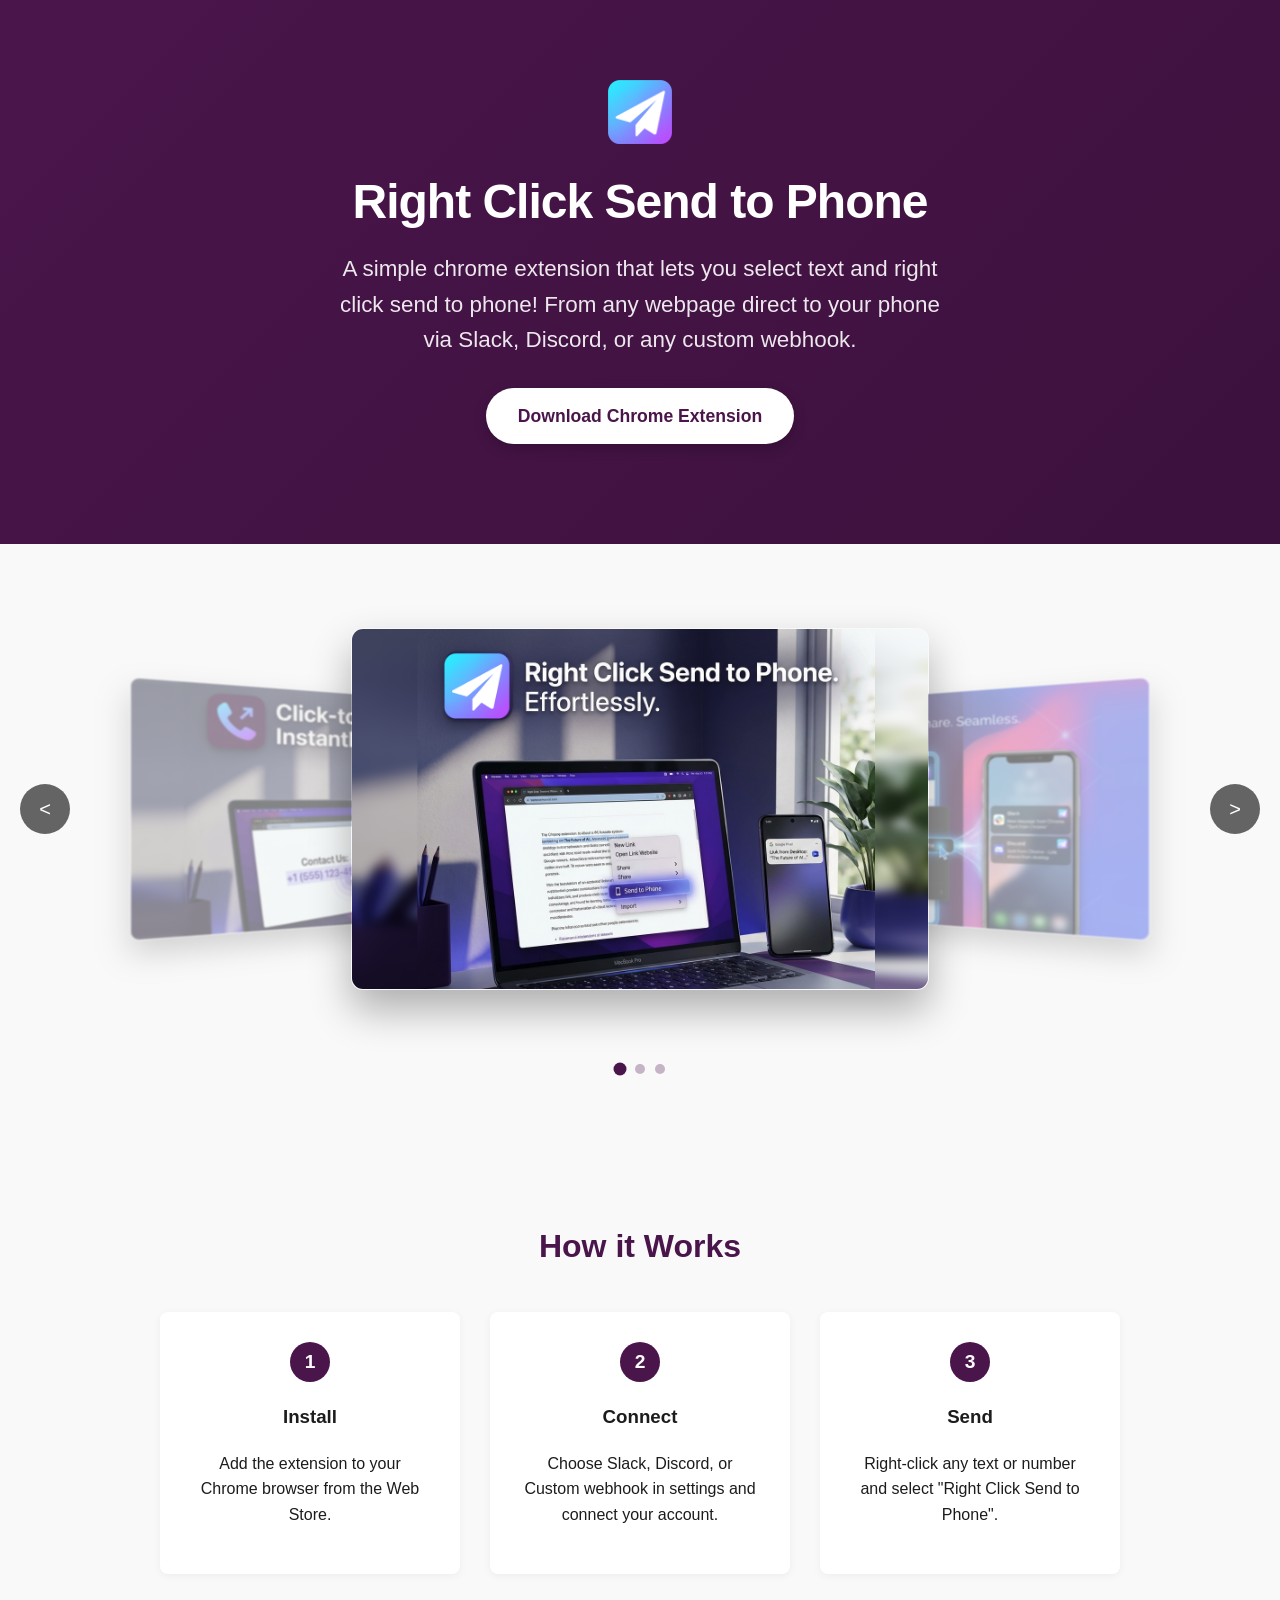
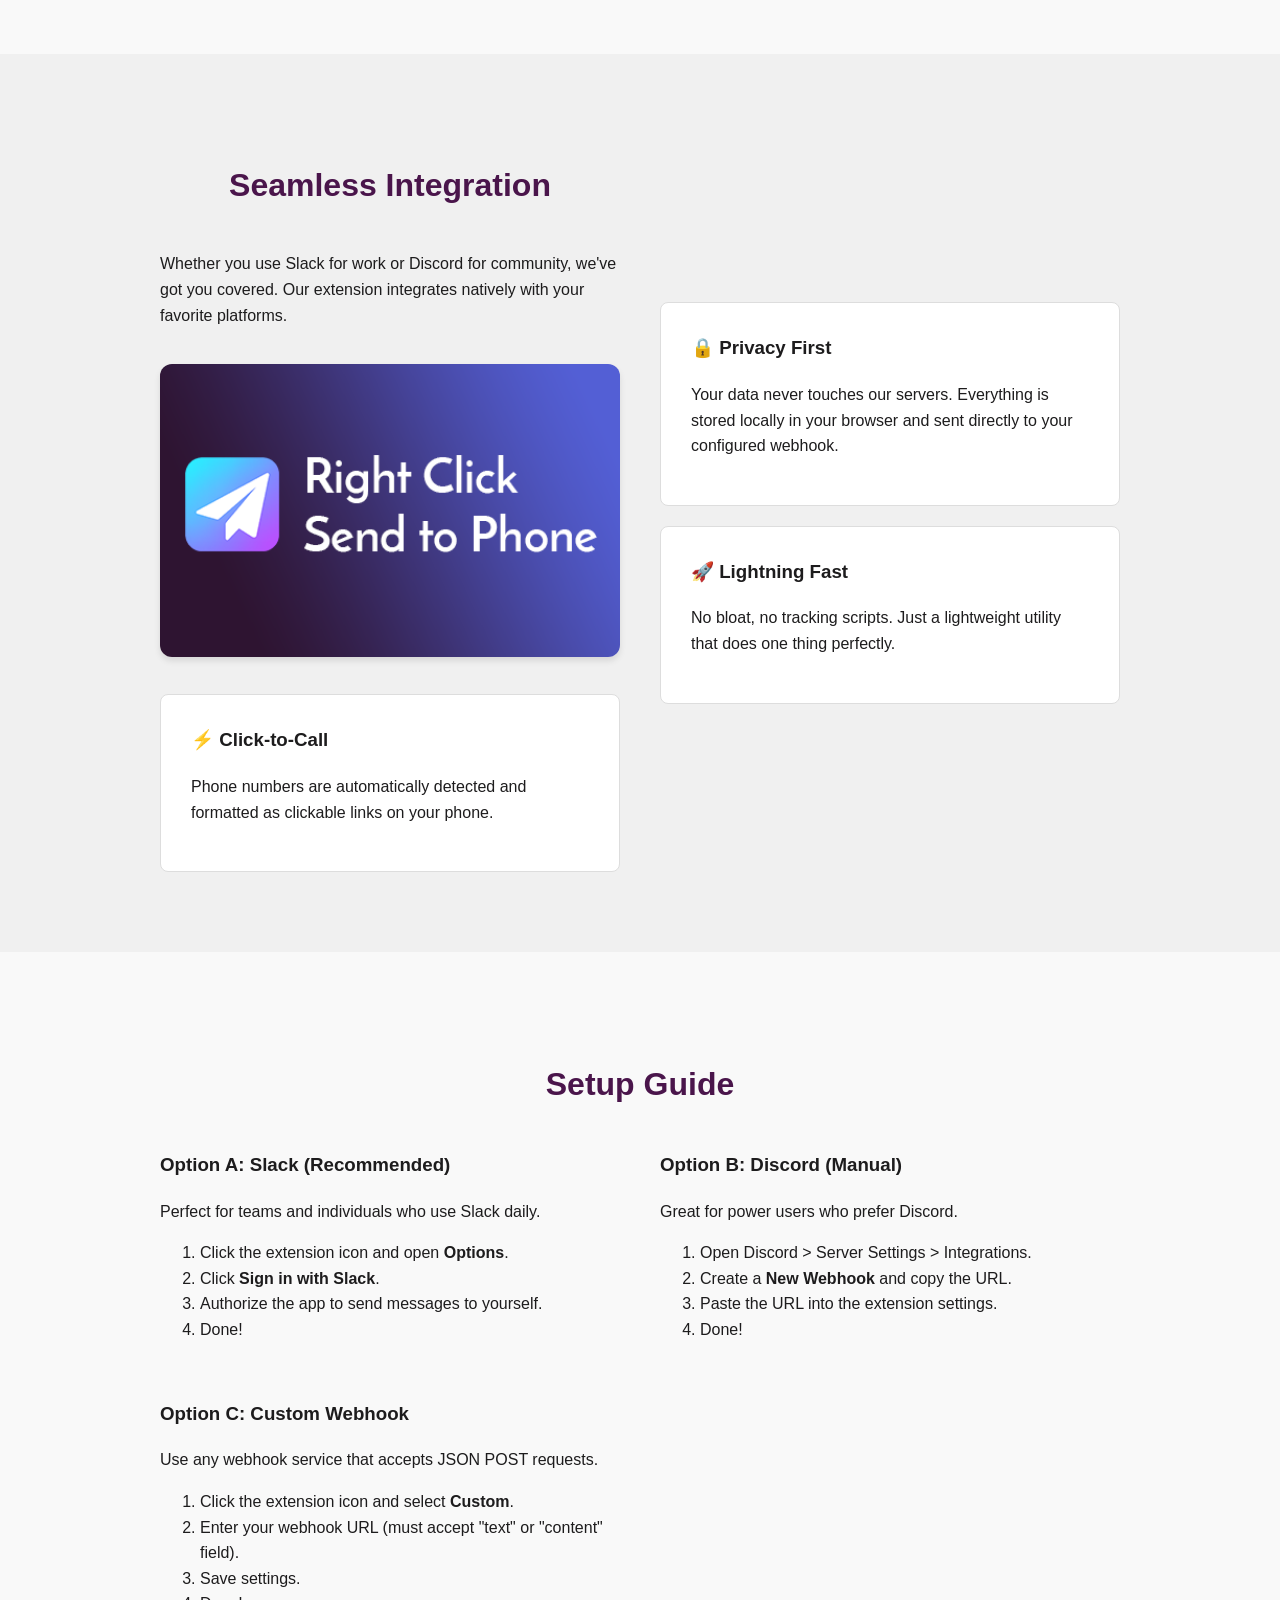
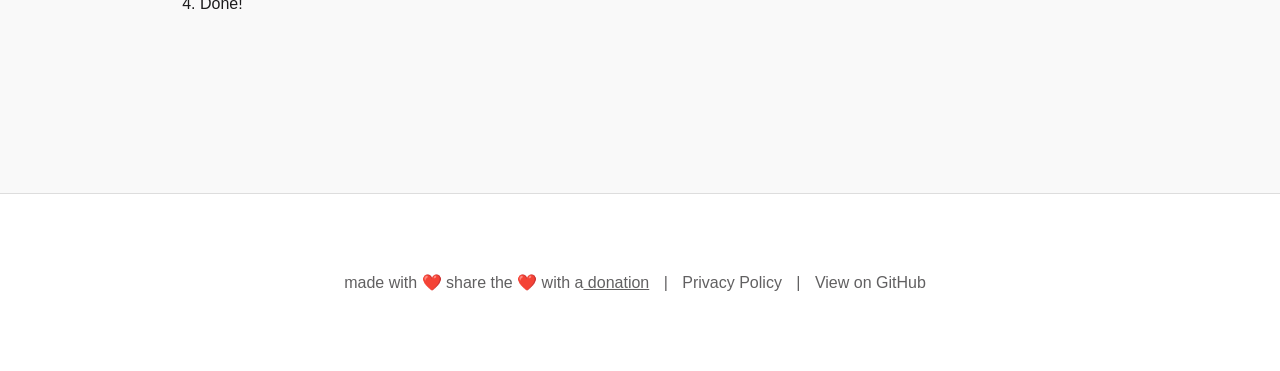
<file: docs/index.html>
<!DOCTYPE html>
<html lang="en">

<head>
  <meta charset="UTF-8">
  <meta name="viewport" content="width=device-width, initial-scale=1.0">
  <title>Right Click Send to Phone - Chrome Extension To Make Your Life Easier</title>
  <link rel="stylesheet" href="styles.css">
  <link rel="icon" type="image/png" href="icon.png">
</head>

<body>
  <header>
    <div class="container">
      <div class="logo-container">
        <img src="icon.png" alt="Logo" width="64" height="64">
      </div>
      <h1>Right Click Send to Phone</h1>
      <p>A simple chrome extension that lets you select text and right click send to phone! From any webpage direct to your phone via Slack, Discord, or any custom webhook.</p>

      <a href="https://chromewebstore.google.com/detail/right-click-send-to-phone/emckbbdmimagjgcckfofapkoicilncbo" target="_blank" class="btn" style="margin-bottom: 40px;">Download Chrome Extension</a>
    </div>
  </header>

  <div class="carousel-container">
    <div class="carousel-track">
      <div class="carousel-slide">
        <img src="promo_mockup.png" alt="Right Click Send to Phone Demo">
      </div>
      <div class="carousel-slide">
        <img src="store_hero_notifications.png" alt="Slack and Discord Notifications">
      </div>
      <div class="carousel-slide">
        <img src="click_to_call_feature.png" alt="Click to Call Feature">
      </div>
    </div>
    <button class="carousel-btn prev-btn" aria-label="Previous slide">&lt;</button>
    <button class="carousel-btn next-btn" aria-label="Next slide">&gt;</button>
    <div class="carousel-dots"></div>
  </div>

  <main>
    <section id="how-it-works">
      <div class="container">
        <h2>How it Works</h2>
        <div class="steps">
          <div class="step">
            <div class="step-number">1</div>
            <h3>Install</h3>
            <p>Add the extension to your Chrome browser from the Web Store.</p>
          </div>
          <div class="step">
            <div class="step-number">2</div>
            <h3>Connect</h3>
            <p>Choose Slack, Discord, or Custom webhook in settings and connect your account.</p>
          </div>
          <div class="step">
            <div class="step-number">3</div>
            <h3>Send</h3>
            <p>Right-click any text or number and select "Right Click Send to Phone".</p>
          </div>
        </div>
      </div>
    </section>

    <section id="features">
      <div class="container">
        <div class="feature-grid">
          <div>
            <h2>Seamless Integration</h2>
            <p>Whether you use Slack for work or Discord for community, we've got you covered. Our extension integrates natively with your favorite platforms.</p>
            <img src="small_promo_tile.png" alt="Seamless Integration" style="width:100%; border-radius:12px; margin-top: 20px; margin-bottom: 10px; box-shadow: 0 4px 6px rgba(0,0,0,0.1);">
            <div class="feature-card" style="margin-top: 20px;">
              <h3>⚡ Click-to-Call</h3>
              <p>Phone numbers are automatically detected and formatted as clickable links on your phone.</p>
            </div>
          </div>
          <div>
            <div class="feature-card">
              <h3>🔒 Privacy First</h3>
              <p>Your data never touches our servers. Everything is stored locally in your browser and sent directly to your configured webhook.</p>
            </div>
            <div class="feature-card" style="margin-top: 20px;">
              <h3>🚀 Lightning Fast</h3>
              <p>No bloat, no tracking scripts. Just a lightweight utility that does one thing perfectly.</p>
            </div>
          </div>
        </div>
      </div>
    </section>

    <section id="setup-guide">
      <div class="container">
        <h2>Setup Guide</h2>

        <div class="feature-grid">
          <div>
            <h3>Option A: Slack (Recommended)</h3>
            <p>Perfect for teams and individuals who use Slack daily.</p>
            <ol>
              <li>Click the extension icon and open <strong>Options</strong>.</li>
              <li>Click <strong>Sign in with Slack</strong>.</li>
              <li>Authorize the app to send messages to yourself.</li>
              <li>Done!</li>
            </ol>
          </div>
          <div>
            <h3>Option B: Discord (Manual)</h3>
            <p>Great for power users who prefer Discord.</p>
            <ol>
              <li>Open Discord > Server Settings > Integrations.</li>
              <li>Create a <strong>New Webhook</strong> and copy the URL.</li>
              <li>Paste the URL into the extension settings.</li>
              <li>Done!</li>
            </ol>
          </div>
          <div>
            <h3>Option C: Custom Webhook</h3>
            <p>Use any webhook service that accepts JSON POST requests.</p>
            <ol>
              <li>Click the extension icon and select <strong>Custom</strong>.</li>
              <li>Enter your webhook URL (must accept "text" or "content" field).</li>
              <li>Save settings.</li>
              <li>Done!</li>
            </ol>
          </div>
        </div>
      </div>
    </section>
  </main>

  <footer>
    <div class="container">
      <p>made with ❤️ share the ❤️ with a<a href="https://www.paypal.com/donate/?hosted_button_id=9VFG2KJ8HW6EW" style="text-decoration: underline;margin-left:0;" target="_blank"> donation</a> | <a href="privacy.html">Privacy Policy</a> | <a href="https://github.com/jatacid/right-click-send-to-phone" target="_blank">View on GitHub</a></p>
    </div>
  </footer>
  <script>
    document.addEventListener('DOMContentLoaded', function () {
      const track = document.querySelector('.carousel-track');
      const slides = Array.from(track.children);
      const nextButton = document.querySelector('.next-btn');
      const prevButton = document.querySelector('.prev-btn');
      const dotsContainer = document.querySelector('.carousel-dots');

      let currentSlideIndex = 0;

      // Create dots
      slides.forEach((_, index) => {
        const dot = document.createElement('div');
        dot.classList.add('dot');
        if (index === 0) dot.classList.add('active');
        dot.addEventListener('click', () => moveToSlide(index));
        dotsContainer.appendChild(dot);
      });

      const dots = Array.from(dotsContainer.children);

      function updateDots(index) {
        dots.forEach(dot => dot.classList.remove('active'));
        dots[index].classList.add('active');
      }

      function updateSlidePositions() {
        slides.forEach((slide, index) => {
          slide.classList.remove('active', 'prev', 'next', 'hidden');

          if (index === currentSlideIndex) {
            slide.classList.add('active');
          } else if (index === (currentSlideIndex - 1 + slides.length) % slides.length) {
            slide.classList.add('prev');
          } else if (index === (currentSlideIndex + 1) % slides.length) {
            slide.classList.add('next');
          } else {
            slide.classList.add('hidden');
          }
        });
      }

      function moveToSlide(index) {
        currentSlideIndex = index;
        updateSlidePositions();
        updateDots(index);
      }

      nextButton.addEventListener('click', () => {
        currentSlideIndex = (currentSlideIndex + 1) % slides.length;
        moveToSlide(currentSlideIndex);
      });

      prevButton.addEventListener('click', () => {
        currentSlideIndex = (currentSlideIndex - 1 + slides.length) % slides.length;
        moveToSlide(currentSlideIndex);
      });

      // Initialize positions
      updateSlidePositions();

      // Auto-advance (optional)
      setInterval(() => {
        currentSlideIndex = (currentSlideIndex + 1) % slides.length;
        moveToSlide(currentSlideIndex);
      }, 5000);
    });
  </script>
</body>

</html>
</file>
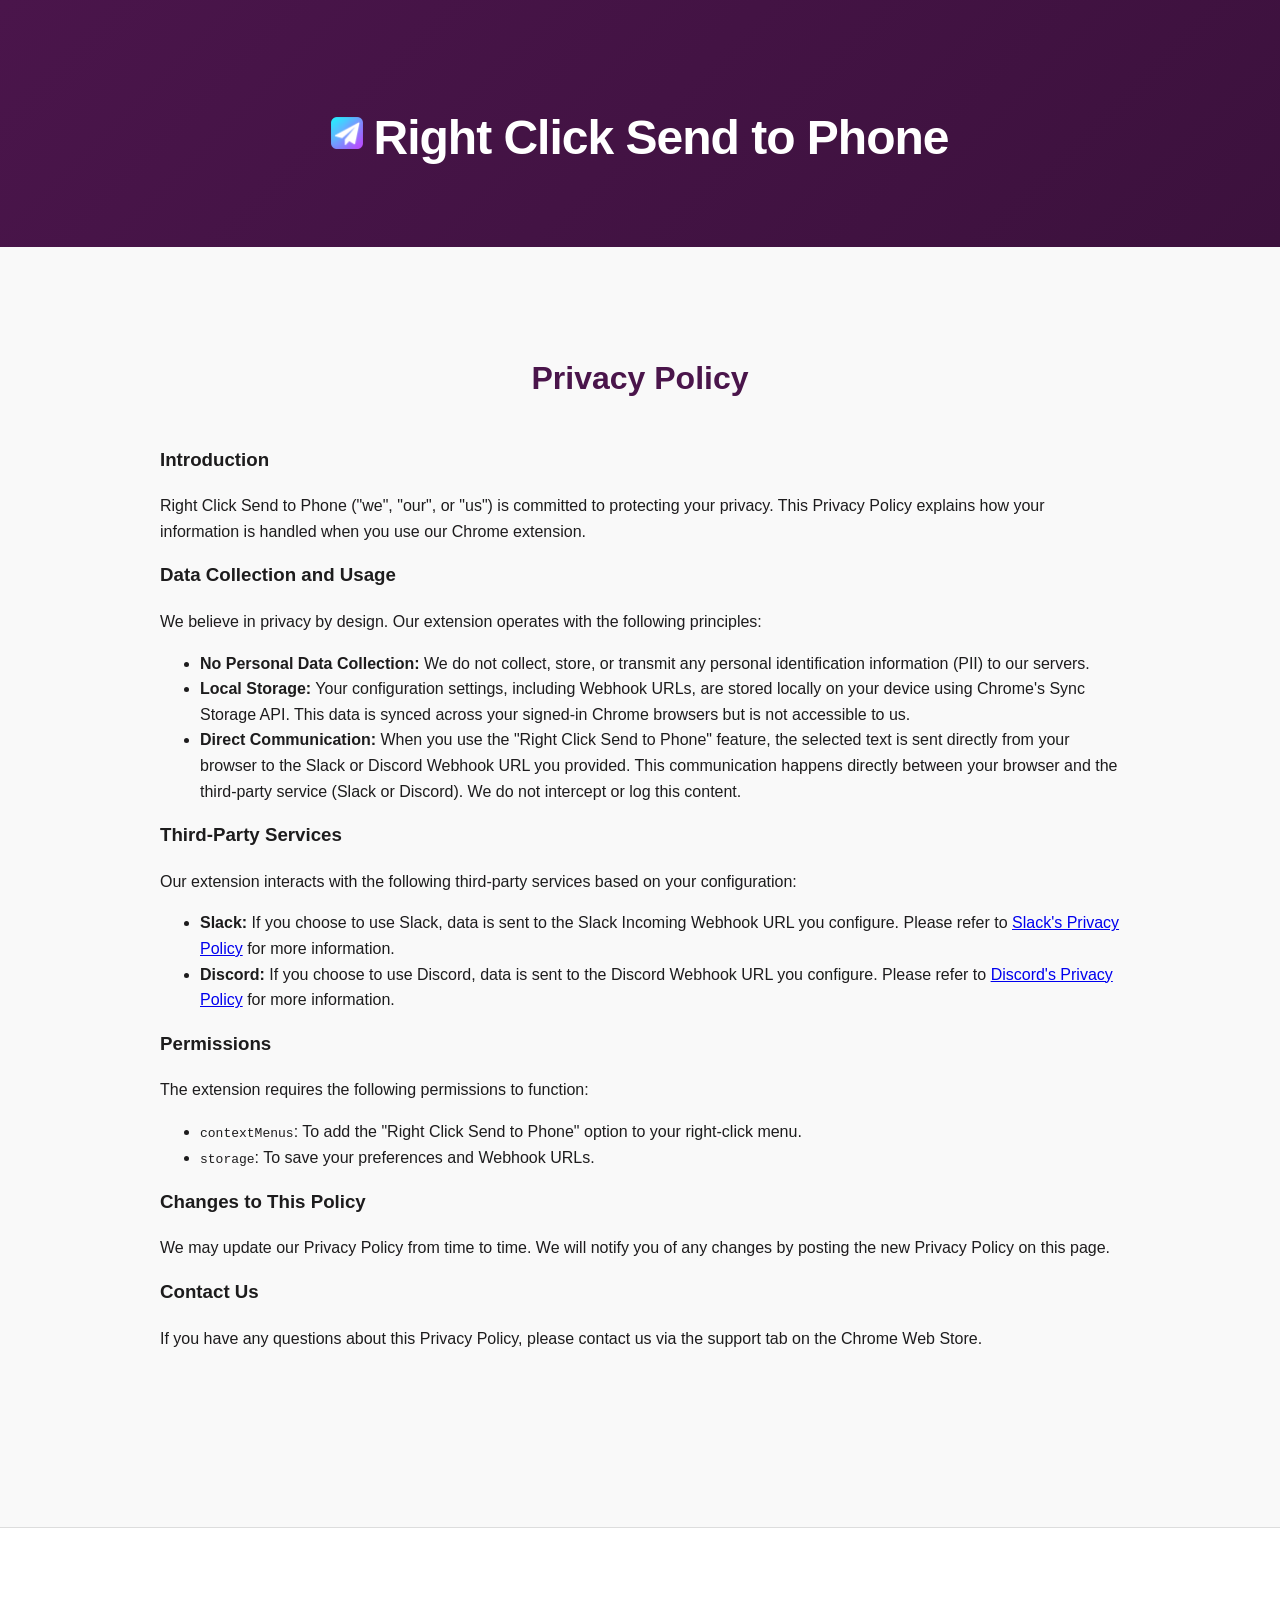
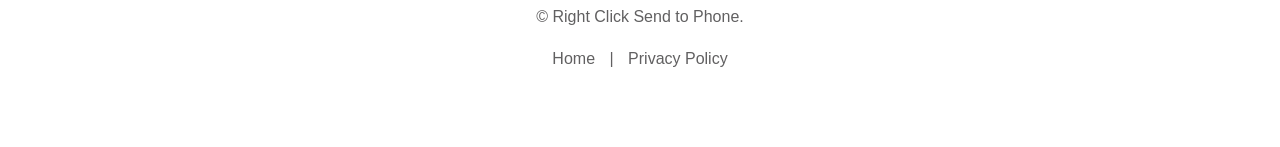
<file: docs/privacy.html>
<!DOCTYPE html>
<html lang="en">

<head>
  <meta charset="UTF-8">
  <meta name="viewport" content="width=device-width, initial-scale=1.0">
  <title>Privacy Policy - Right Click Send to Phone</title>
  <link rel="stylesheet" href="styles.css">
</head>

<body>
  <header>
    <div class="container">
      <a href="index.html" style="text-decoration: none; color: white; display: flex; align-items: center; justify-content: center; gap: 10px;">
        <img src="icon.png" alt="Logo" width="32" height="32">
        <h1>Right Click Send to Phone</h1>
      </a>
    </div>
  </header>

  <main class="container">
    <section>
      <h2>Privacy Policy</h2>

      <h3>Introduction</h3>
      <p>Right Click Send to Phone ("we", "our", or "us") is committed to protecting your privacy. This Privacy Policy explains how your information is handled when you use our Chrome extension.</p>

      <h3>Data Collection and Usage</h3>
      <p>We believe in privacy by design. Our extension operates with the following principles:</p>
      <ul>
        <li><strong>No Personal Data Collection:</strong> We do not collect, store, or transmit any personal identification information (PII) to our servers.</li>
        <li><strong>Local Storage:</strong> Your configuration settings, including Webhook URLs, are stored locally on your device using Chrome's Sync Storage API. This data is synced across your signed-in Chrome browsers but is not accessible to us.</li>
        <li><strong>Direct Communication:</strong> When you use the "Right Click Send to Phone" feature, the selected text is sent directly from your browser to the Slack or Discord Webhook URL you provided. This communication happens directly between your browser and the third-party service (Slack or Discord). We do not intercept or log this content.</li>
      </ul>

      <h3>Third-Party Services</h3>
      <p>Our extension interacts with the following third-party services based on your configuration:</p>
      <ul>
        <li><strong>Slack:</strong> If you choose to use Slack, data is sent to the Slack Incoming Webhook URL you configure. Please refer to <a href="https://slack.com/trust/privacy/privacy-policy" target="_blank">Slack's Privacy Policy</a> for more information.</li>
        <li><strong>Discord:</strong> If you choose to use Discord, data is sent to the Discord Webhook URL you configure. Please refer to <a href="https://discord.com/privacy" target="_blank">Discord's Privacy Policy</a> for more information.</li>
      </ul>

      <h3>Permissions</h3>
      <p>The extension requires the following permissions to function:</p>
      <ul>
        <li><code>contextMenus</code>: To add the "Right Click Send to Phone" option to your right-click menu.</li>
        <li><code>storage</code>: To save your preferences and Webhook URLs.</li>
      </ul>

      <h3>Changes to This Policy</h3>
      <p>We may update our Privacy Policy from time to time. We will notify you of any changes by posting the new Privacy Policy on this page.</p>

      <h3>Contact Us</h3>
      <p>If you have any questions about this Privacy Policy, please contact us via the support tab on the Chrome Web Store.</p>
    </section>
  </main>

  <footer>
    <div class="container">
      <p>&copy; Right Click Send to Phone.</p>
      <p><a href="index.html">Home</a> | <a href="privacy.html">Privacy Policy</a></p>
    </div>
  </footer>
</body>

</html>
</file>
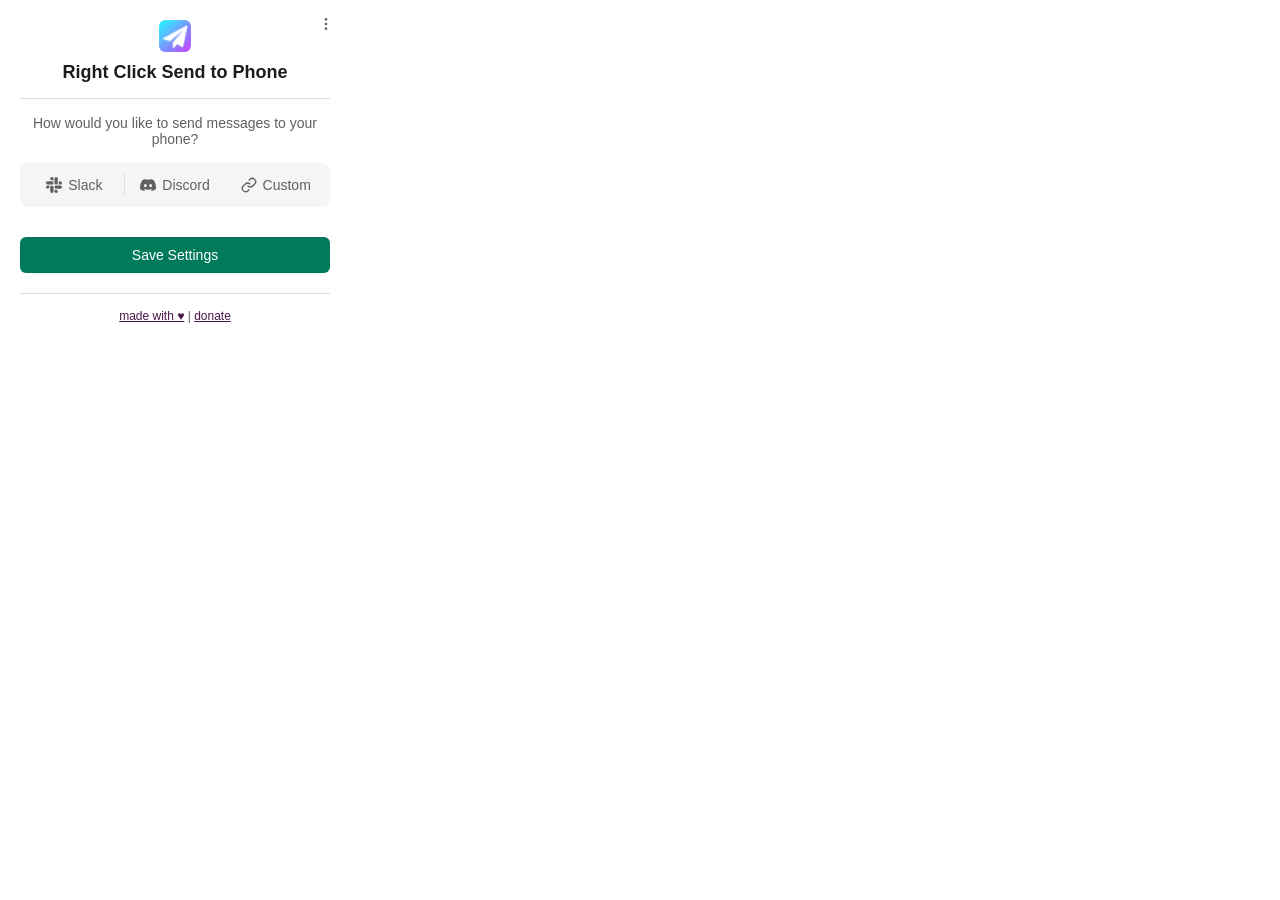
<file: rightClickSendToPhone/popup.html>
<!DOCTYPE html>
<html>

<head>
  <title>Right Click Send to Phone</title>
  <link rel="stylesheet" href="popup.css">
</head>

<body>
  <div class="container">
    <header>
      <div class="header-content">
        <img src="icon.png" alt="Logo" width="32" height="32">
        <h1>Right Click Send to Phone</h1>
      </div>
      <div class="menu-container">
        <button class="menu-btn" id="menuBtn">
          <svg width="20" height="20" viewBox="0 0 24 24" fill="currentColor">
            <circle cx="12" cy="5" r="2" />
            <circle cx="12" cy="12" r="2" />
            <circle cx="12" cy="19" r="2" />
          </svg>
        </button>
        <div class="menu-dropdown" id="menuDropdown">
          <button class="menu-item" id="clearSettingsMenu">
            <svg width="16" height="16" viewBox="0 0 24 24" fill="none" stroke="currentColor" stroke-width="2">
              <polyline points="3 6 5 6 21 6"></polyline>
              <path d="M19 6v14a2 2 0 0 1-2 2H7a2 2 0 0 1-2-2V6m3 0V4a2 2 0 0 1 2-2h4a2 2 0 0 1 2 2v2"></path>
            </svg>
            Clear All Settings
          </button>
        </div>
      </div>
    </header>

    <p class="intro-text">How would you like to send messages to your phone?</p>

    <!-- Toggle between Slack, Discord, and Custom Webhook -->
    <div class="toggle-container">
      <button class="toggle-btn" id="slackToggle">
        <svg width="16" height="16" viewBox="0 0 24 24" fill="currentColor">
          <path d="M5.042 15.165a2.528 2.528 0 0 1-2.52 2.523A2.528 2.528 0 0 1 0 15.165a2.527 2.527 0 0 1 2.522-2.52h2.52v2.52zM6.313 15.165a2.527 2.527 0 0 1 2.521-2.52 2.527 2.527 0 0 1 2.521 2.52v6.313A2.528 2.528 0 0 1 8.834 24a2.528 2.528 0 0 1-2.521-2.52v-6.315zM8.834 5.042a2.528 2.528 0 0 1-2.521-2.52A2.528 2.528 0 0 1 8.834 0a2.528 2.528 0 0 1 2.521 2.522v2.52H8.834zM8.834 6.313a2.528 2.528 0 0 1 2.521 2.521 2.528 2.528 0 0 1-2.521 2.521H2.522A2.528 2.528 0 0 1 0 8.834a2.528 2.528 0 0 1 2.522-2.521h6.312zM18.956 8.834a2.528 2.528 0 0 1 2.522-2.521A2.528 2.528 0 0 1 24 8.834a2.528 2.528 0 0 1-2.522 2.521h-2.522V8.834zM17.688 8.834a2.528 2.528 0 0 1-2.523 2.521 2.527 2.527 0 0 1-2.52-2.521V2.522A2.527 2.527 0 0 1 15.165 0a2.528 2.528 0 0 1 2.523 2.522v6.312zM15.165 18.956a2.528 2.528 0 0 1 2.523 2.522A2.528 2.528 0 0 1 15.165 24a2.527 2.527 0 0 1-2.52-2.522v-2.522h2.52zM15.165 17.688a2.527 2.527 0 0 1-2.52-2.523 2.526 2.526 0 0 1 2.52-2.52h6.313A2.527 2.527 0 0 1 24 15.165a2.528 2.528 0 0 1-2.522 2.523h-6.313z" />
        </svg>
        Slack
      </button>
      <button class="toggle-btn" id="discordToggle">
        <svg width="16" height="16" viewBox="0 0 24 24" fill="currentColor">
          <path d="M20.317 4.37a19.791 19.791 0 0 0-4.885-1.515.074.074 0 0 0-.079.037c-.21.375-.444.864-.608 1.25a18.27 18.27 0 0 0-5.487 0 12.64 12.64 0 0 0-.617-1.25.077.077 0 0 0-.079-.037A19.736 19.736 0 0 0 3.677 4.37a.07.07 0 0 0-.032.027C.533 9.046-.32 13.58.099 18.057a.082.082 0 0 0 .031.057 19.9 19.9 0 0 0 5.993 3.03.078.078 0 0 0 .084-.028 14.09 14.09 0 0 0 1.226-1.994.076.076 0 0 0-.041-.106 13.107 13.107 0 0 1-1.872-.892.077.077 0 0 1-.008-.128 10.2 10.2 0 0 0 .372-.292.074.074 0 0 1 .077-.01c3.928 1.793 8.18 1.793 12.062 0a.074.074 0 0 1 .078.01c.12.098.246.198.373.292a.077.077 0 0 1-.006.127 12.299 12.299 0 0 1-1.873.892.077.077 0 0 0-.041.107c.36.698.772 1.362 1.225 1.993a.076.076 0 0 0 .084.028 19.839 19.839 0 0 0 6.002-3.03.077.077 0 0 0 .032-.054c.5-5.177-.838-9.674-3.549-13.66a.061.061 0 0 0-.031-.03zM8.02 15.33c-1.183 0-2.157-1.085-2.157-2.419 0-1.333.956-2.419 2.157-2.419 1.21 0 2.176 1.096 2.157 2.42 0 1.333-.956 2.418-2.157 2.418zm7.975 0c-1.183 0-2.157-1.085-2.157-2.419 0-1.333.955-2.419 2.157-2.419 1.21 0 2.176 1.096 2.157 2.42 0 1.333-.946 2.418-2.157 2.418z" />
        </svg>
        Discord
      </button>
      <button class="toggle-btn" id="customToggle">
        <svg width="16" height="16" viewBox="0 0 24 24" fill="none" stroke="currentColor" stroke-width="2">
          <path d="M10 13a5 5 0 0 0 7.54.54l3-3a5 5 0 0 0-7.07-7.07l-1.72 1.71"></path>
          <path d="M14 11a5 5 0 0 0-7.54-.54l-3 3a5 5 0 0 0 7.07 7.07l1.71-1.71"></path>
        </svg>
        Custom
      </button>
    </div>

    <!-- Slack Settings -->
    <div id="slackSettings" class="settings-panel hidden">
      <div id="slackAuthSection" class="oauth-section">
        <button id="signin" class="btn btn-primary">
          <svg width="18" height="18" viewBox="0 0 24 24" fill="white">
            <path d="M5.042 15.165a2.528 2.528 0 0 1-2.52 2.523A2.528 2.528 0 0 1 0 15.165a2.527 2.527 0 0 1 2.522-2.52h2.52v2.52zM6.313 15.165a2.527 2.527 0 0 1 2.521-2.52 2.527 2.527 0 0 1 2.521 2.52v6.313A2.528 2.528 0 0 1 8.834 24a2.528 2.528 0 0 1-2.521-2.52v-6.315zM8.834 5.042a2.528 2.528 0 0 1-2.521-2.52A2.528 2.528 0 0 1 8.834 0a2.528 2.528 0 0 1 2.521 2.522v2.52H8.834zM8.834 6.313a2.528 2.528 0 0 1 2.521 2.521 2.528 2.528 0 0 1-2.521 2.521H2.522A2.528 2.528 0 0 1 0 8.834a2.528 2.528 0 0 1 2.522-2.521h6.312zM18.956 8.834a2.528 2.528 0 0 1 2.522-2.521A2.528 2.528 0 0 1 24 8.834a2.528 2.528 0 0 1-2.522 2.521h-2.522V8.834zM17.688 8.834a2.528 2.528 0 0 1-2.523 2.521 2.527 2.527 0 0 1-2.52-2.521V2.522A2.527 2.527 0 0 1 15.165 0a2.528 2.528 0 0 1 2.523 2.522v6.312zM15.165 18.956a2.528 2.528 0 0 1 2.523 2.522A2.528 2.528 0 0 1 15.165 24a2.527 2.527 0 0 1-2.52-2.522v-2.522h2.52zM15.165 17.688a2.527 2.527 0 0 1-2.52-2.523 2.526 2.526 0 0 1 2.52-2.52h6.313A2.527 2.527 0 0 1 24 15.165a2.528 2.528 0 0 1-2.522 2.523h-6.313z" />
          </svg>
          Sign in with Slack
        </button>
      </div>

      <div id="slackConnected" class="connected-state hidden">
        <div class="success-badge">
          <svg width="24" height="24" viewBox="0 0 24 24" fill="none" stroke="#28a745" stroke-width="2">
            <path d="M22 11.08V12a10 10 0 1 1-5.93-9.14"></path>
            <polyline points="22 4 12 14.01 9 11.01"></polyline>
          </svg>
          <span>Connected to Slack</span>
        </div>
        <p class="connected-text">Your extension is ready to send messages.</p>
      </div>

      <!-- Hidden input to store webhook for logic compatibility -->
      <input type="hidden" id="webhook">
    </div>

    <!-- Discord Settings -->
    <div id="discordSettings" class="settings-panel hidden">
      <div class="form-group">
        <label for="discordWebhook">Discord Webhook URL</label>
        <input type="text" id="discordWebhook" placeholder="https://discord.com/api/webhooks/...">
        <p class="help-text">
          <a href="https://support.discord.com/hc/en-us/articles/228383668-Intro-to-Webhooks" target="_blank">How to create a Discord Webhook</a>
        </p>
      </div>
    </div>

    <!-- Custom Webhook Settings -->
    <div id="customSettings" class="settings-panel hidden">
      <div class="form-group">
        <label for="customWebhook">Custom Webhook URL</label>
        <input type="text" id="customWebhook" placeholder="https://your-webhook-url.com/...">
        <p class="help-text">Enter any webhook URL that accepts JSON POST requests.</p>

        <details class="more-info">
          <summary>Request Structure Info</summary>
          <div class="info-content">
            <p>We send a <code>POST</code> request with <code>Content-Type: application/json</code>.</p>
            <p>The body contains both fields for compatibility:</p>
            <pre>{
  "text": "Selected text...",
  "content": "Selected text..."
}</pre>
          </div>
        </details>
      </div>
    </div>

    <!-- Confirmation Dialog -->
    <div id="confirmDialog" class="confirm-dialog hidden">
      <div class="confirm-content">
        <p class="confirm-message">Are you sure? This will remove any connections you may have authorized.</p>
        <div class="confirm-buttons">
          <button id="confirmYes" class="btn btn-danger">Clear All</button>
          <button id="confirmNo" class="btn btn-secondary">Cancel</button>
        </div>
      </div>
    </div>

    <button id="save" class="btn btn-save">Save Settings</button>
    <div id="status" class="status-message">Settings saved!</div>

    <footer>
      <p>
        <a href="https://jatacid.github.io/right-click-send-to-phone" target="_blank">made with &hearts;</a> |
        <a href="https://www.paypal.com/donate/?hosted_button_id=9VFG2KJ8HW6EW" target="_blank">donate</a>
      </p>
    </footer>
  </div>

  <script src="popup.js"></script>
</body>

</html>
</file>
<file: docs/styles.css>
:root {
    --primary-color: #4A154B;
    --secondary-color: #5865F2;
    --accent-color: #007a5a;
    --background-color: #F9F9F9;
    --surface-color: #FFFFFF;
    --text-primary: #1D1C1D;
    --text-secondary: #616061;
    --border-color: #DDDDDD;
    --radius-sm: 6px;
    --radius-md: 8px;
    --shadow-sm: 0 2px 8px rgba(0, 0, 0, 0.05);
    --shadow-md: 0 4px 12px rgba(0, 0, 0, 0.1);
    --font-family: 'Inter', -apple-system, BlinkMacSystemFont, "Segoe UI", Roboto, Helvetica, Arial, sans-serif;
}

body {
    font-family: var(--font-family);
    line-height: 1.6;
    color: var(--text-primary);
    margin: 0;
    padding: 0;
    background-color: var(--background-color);
}

.container {
    max-width: 960px;
    margin: 0 auto;
    padding: 0 20px;
}

header {
    background-color: var(--primary-color);
    color: white;
    padding: 80px 0 60px;
    text-align: center;
    background-image: linear-gradient(135deg, #4A154B 0%, #3c113d 100%);
}

header h1 {
    margin: 20px 0 10px;
    font-size: 3em;
    font-weight: 800;
    letter-spacing: -1px;
}

header p {
    font-size: 1.4em;
    margin: 0 0 30px;
    opacity: 0.9;
    max-width: 600px;
    margin-left: auto;
    margin-right: auto;
}

.logo-container {
    display: flex;
    align-items: center;
    justify-content: center;
    gap: 15px;
    margin-bottom: 20px;
}

.btn {
    display: inline-flex;
    align-items: center;
    background-color: white;
    color: var(--primary-color);
    padding: 14px 32px;
    text-decoration: none;
    border-radius: 50px;
    font-weight: 700;
    font-size: 1.1em;
    transition: transform 0.2s, box-shadow 0.2s;
    box-shadow: 0 4px 14px rgba(0, 0, 0, 0.2);
}

.btn:hover {
    transform: translateY(-2px);
    box-shadow: 0 6px 20px rgba(0, 0, 0, 0.25);
}

/* Coverflow Carousel Styles */
.carousel-container {
    position: relative;
    width: 100%;
    max-width: 1400px;
    margin: 40px auto 80px;
    height: 450px;
    perspective: 1200px;
}

.carousel-track {
    position: relative;
    width: 100%;
    height: 100%;
    display: flex;
    align-items: center;
    justify-content: center;
    transform-style: preserve-3d;
}

.carousel-slide {
    position: absolute;
    width: 45%;
    max-width: 600px;
    transition: all 0.6s cubic-bezier(0.4, 0, 0.2, 1);
    border-radius: 12px;
    overflow: hidden;
    box-shadow: 0 20px 40px rgba(0, 0, 0, 0.3);
    border: 1px solid rgba(255, 255, 255, 0.1);
}

.carousel-slide img,
.carousel-slide>div {
    display: block;
    width: 100%;
    height: auto;
}

/* Center slide - full size and focused */
.carousel-slide.active {
    transform: translateX(0) translateZ(0) scale(1) rotateY(0deg);
    z-index: 3;
    opacity: 1;
    filter: blur(0);
}

/* Left slide - smaller, rotated, and offset */
.carousel-slide.prev {
    transform: translateX(-60%) translateZ(-200px) scale(0.75) rotateY(35deg);
    z-index: 2;
    opacity: 0.5;
    filter: blur(1px);
}

/* Right slide - smaller, rotated, and offset */
.carousel-slide.next {
    transform: translateX(60%) translateZ(-200px) scale(0.75) rotateY(-35deg);
    z-index: 2;
    opacity: 0.5;
    filter: blur(1px);
}

/* Hidden slides - completely out of view */
.carousel-slide.hidden {
    transform: translateX(0) translateZ(-400px) scale(0.5);
    z-index: 1;
    opacity: 0;
    pointer-events: none;
}

.carousel-btn {
    position: absolute;
    top: 50%;
    transform: translateY(-50%);
    background: rgba(0, 0, 0, 0.6);
    color: white;
    border: none;
    width: 50px;
    height: 50px;
    cursor: pointer;
    font-size: 20px;
    border-radius: 50%;
    display: flex;
    align-items: center;
    justify-content: center;
    transition: all 0.3s;
    z-index: 10;
}

.carousel-btn:hover {
    background: rgba(0, 0, 0, 0.8);
    transform: translateY(-50%) scale(1.1);
}

.prev-btn {
    left: 20px;
}

.next-btn {
    right: 20px;
}

.carousel-dots {
    position: absolute;
    bottom: -40px;
    left: 50%;
    transform: translateX(-50%);
    display: flex;
    gap: 10px;
    z-index: 10;
}

.dot {
    width: 10px;
    height: 10px;
    border-radius: 50%;
    background: rgba(74, 21, 75, 0.3);
    cursor: pointer;
    transition: all 0.3s;
}

.dot.active {
    background: var(--primary-color);
    transform: scale(1.3);
}

.dot:hover {
    background: rgba(74, 21, 75, 0.6);
}

/* Responsive adjustments */
@media (max-width: 1200px) {
    .carousel-container {
        max-width: 1000px;
        height: 400px;
    }

    .carousel-slide {
        width: 50%;
    }
}

@media (max-width: 768px) {
    .carousel-container {
        height: 300px;
        margin: 20px auto 60px;
    }

    .carousel-slide {
        width: 70%;
    }

    .carousel-slide.prev,
    .carousel-slide.next {
        transform: translateX(0) translateZ(-300px) scale(0.6);
        opacity: 0.3;
    }

    .carousel-btn {
        width: 40px;
        height: 40px;
        font-size: 16px;
    }

    .prev-btn {
        left: 10px;
    }

    .next-btn {
        right: 10px;
    }
}

@media (max-width: 480px) {
    .carousel-container {
        height: 250px;
    }

    .carousel-slide {
        width: 85%;
    }
}

section {
    padding: 80px 0;
    margin: 0;
}

section:nth-of-type(even) {
    background-color: #f0f0f0;
    /* Light grey for contrast */
}

h2 {
    font-size: 2em;
    margin-bottom: 40px;
    text-align: center;
    color: var(--primary-color);
}

h3 {
    color: var(--text-primary);
    margin-top: 0;
}

.steps {
    display: grid;
    grid-template-columns: repeat(auto-fit, minmax(250px, 1fr));
    gap: 30px;
}

.step {
    background: var(--surface-color);
    padding: 30px;
    border-radius: var(--radius-md);
    box-shadow: var(--shadow-sm);
    text-align: center;
    transition: transform 0.2s;
}

.step:hover {
    transform: translateY(-5px);
}

.step-number {
    background-color: var(--primary-color);
    color: white;
    width: 40px;
    height: 40px;
    border-radius: 50%;
    display: flex;
    align-items: center;
    justify-content: center;
    font-weight: bold;
    font-size: 1.2em;
    margin: 0 auto 20px;
}

.feature-grid {
    display: grid;
    grid-template-columns: 1fr 1fr;
    gap: 40px;
    align-items: center;
}

@media (max-width: 768px) {
    .feature-grid {
        grid-template-columns: 1fr;
    }
}

.feature-card {
    background: var(--surface-color);
    padding: 30px;
    border-radius: var(--radius-md);
    border: 1px solid var(--border-color);
}

footer {
    background-color: var(--surface-color);
    padding: 60px 0;
    text-align: center;
    color: var(--text-secondary);
    border-top: 1px solid var(--border-color);
    margin-top: 80px;
}

footer a {
    color: var(--text-secondary);
    text-decoration: none;
    margin: 0 10px;
}

footer a:hover {
    color: var(--primary-color);
    text-decoration: underline;
}

.chrome-badge {
    transition: transform 0.2s;
    margin-bottom: 40px;
    display: inline-block;
}

.chrome-badge:hover {
    transform: scale(1.05);
}
</file>
<file: rightClickSendToPhone/popup.css>
:root {
  --primary-color: #4A154B;
  --secondary-color: #5865F2;
  --text-primary: #1D1C1D;
  --text-secondary: #616061;
  --border-color: #DDDDDD;
  --success-color: #007a5a;
}

* {
  margin: 0;
  padding: 0;
  box-sizing: border-box;
}

.hidden {
  display: none !important;
}

/* Connected State */
.connected-state {
  text-align: center;
  padding: 20px;
  background: #f8f9fa;
  border-radius: 8px;
  border: 1px solid #e9ecef;
}

.success-badge {
  display: flex;
  align-items: center;
  justify-content: center;
  gap: 10px;
  color: #28a745;
  font-weight: 600;
  font-size: 16px;
  margin-bottom: 8px;
}

.connected-text {
  color: #6c757d;
  font-size: 14px;
  margin: 0;
}

/* Existing CSS... */
body {
  font-family: -apple-system, BlinkMacSystemFont, "Segoe UI", Roboto, Helvetica, Arial, sans-serif;
  font-size: 14px;
  color: var(--text-primary);
  width: 350px;
  min-height: 400px;
}

.container {
  padding: 20px;
}

header {
  display: flex;
  justify-content: space-between;
  align-items: center;
  margin-bottom: 16px;
  padding-bottom: 15px;
  border-bottom: 1px solid var(--border-color);
  position: relative;
}

.header-content {
  display: flex;
  flex-direction: column;
  align-items: center;
  gap: 10px;
  flex: 1;
}

header img {
  border-radius: 6px;
}

header h1 {
  font-size: 18px;
  font-weight: 600;
  color: var(--text-primary);
}

/* Menu */
.menu-container {
  position: absolute;
  top: -10px;
  right: -10px;
}

.menu-btn {
  background: transparent;
  border: none;
  cursor: pointer;
  width: 28px;
  height: 28px;
  border-radius: 50%;
  color: var(--text-secondary);
  display: flex;
  align-items: center;
  justify-content: center;
  transition: all 0.2s;
}

.menu-btn:hover {
  background: #f5f5f5;
}

.menu-btn svg {
  width: 16px;
  height: 16px;
}

.menu-dropdown {
  display: none;
  position: absolute;
  top: 100%;
  right: 0;
  margin-top: 4px;
  background: white;
  border: 1px solid var(--border-color);
  border-radius: 6px;
  box-shadow: 0 4px 12px rgba(0, 0, 0, 0.15);
  min-width: 180px;
  z-index: 1000;
}

.menu-dropdown.show {
  display: block;
}

.menu-item {
  width: 100%;
  display: flex;
  align-items: center;
  gap: 10px;
  padding: 10px 14px;
  border: none;
  background: transparent;
  cursor: pointer;
  font-size: 13px;
  color: var(--text-primary);
  transition: background 0.2s;
  text-align: left;
}

.menu-item:hover {
  background: #f5f5f5;
}

.menu-item:first-child {
  border-radius: 6px 6px 0 0;
}

.menu-item:last-child {
  border-radius: 0 0 6px 6px;
}

.menu-item svg {
  color: var(--text-secondary);
}

.intro-text {
  margin-bottom: 16px;
  font-size: 14px;
  color: var(--text-secondary);
  text-align: center;
}

/* Toggle Buttons */
.toggle-container {
  display: flex;
  gap: 0;
  margin-bottom: 20px;
  background: #f5f5f5;
  padding: 4px;
  border-radius: 8px;
}

.toggle-btn {
  flex: 1;
  display: flex;
  align-items: center;
  justify-content: center;
  gap: 6px;
  padding: 10px;
  border: none;
  background: transparent;
  border-radius: 6px;
  cursor: pointer;
  font-size: 14px;
  font-weight: 500;
  color: var(--text-secondary);
  transition: all 0.2s;
  position: relative;
}

.toggle-btn:first-child::after {
  content: '';
  position: absolute;
  right: 0;
  top: 20%;
  height: 60%;
  width: 1px;
  background: var(--border-color);
}

.toggle-btn.active:first-child::after {
  display: none;
}

.toggle-btn:hover {
  background: rgba(0, 0, 0, 0.05);
}

.toggle-btn.active {
  background: white;
  color: var(--text-primary);
  box-shadow: 0 1px 3px rgba(0, 0, 0, 0.1);
}

.toggle-btn svg {
  width: 16px;
  height: 16px;
}

/* Settings Panels */
.settings-panel {
  margin-bottom: 20px;
}

.settings-panel.hidden {
  display: none;
}

.oauth-section {
  text-align: center;
  margin-bottom: 20px;
}

.divider {
  text-align: center;
  margin: 20px 0;
  color: var(--text-secondary);
  font-size: 12px;
  position: relative;
}

.divider::before,
.divider::after {
  content: '';
  position: absolute;
  top: 50%;
  width: 40%;
  height: 1px;
  background: var(--border-color);
}

.divider::before {
  left: 0;
}

.divider::after {
  right: 0;
}

/* Form Elements */
.form-group {
  margin-bottom: 16px;
}

label {
  display: block;
  margin-bottom: 6px;
  font-weight: 500;
  font-size: 13px;
  color: var(--text-primary);
}

input[type="text"] {
  width: 100%;
  padding: 10px 12px;
  border: 1px solid var(--border-color);
  border-radius: 6px;
  font-size: 13px;
  transition: border-color 0.2s;
}

input[type="text"]:focus {
  outline: none;
  border-color: var(--primary-color);
}

.help-text {
  margin-top: 6px;
  font-size: 12px;
  color: var(--text-secondary);
}

.help-text a {
  color: var(--primary-color);
  text-decoration: none;
}

.help-text a:hover {
  text-decoration: underline;
}

/* Buttons */
.btn {
  display: inline-flex;
  align-items: center;
  justify-content: center;
  gap: 8px;
  padding: 10px 16px;
  border: none;
  border-radius: 6px;
  font-size: 14px;
  font-weight: 500;
  cursor: pointer;
  transition: all 0.2s;
}

.btn-primary {
  background: var(--primary-color);
  color: white;
  width: 100%;
}

.btn-primary:hover {
  background: #3c113d;
}

.btn-save {
  background: var(--success-color);
  color: white;
  width: 100%;
  margin-top: 10px;
}

.btn-save:hover {
  background: #006644;
}

/* Confirmation Dialog */
.confirm-dialog {
  position: fixed;
  top: 0;
  left: 0;
  right: 0;
  bottom: 0;
  background: rgba(0, 0, 0, 0.5);
  display: flex;
  align-items: center;
  justify-content: center;
  z-index: 2000;
}

.confirm-dialog.hidden {
  display: none;
}

.confirm-content {
  background: white;
  padding: 16px;
  border-radius: 8px;
  max-width: 240px;
  box-shadow: 0 8px 24px rgba(0, 0, 0, 0.2);
}

.confirm-message {
  margin-bottom: 14px;
  font-size: 13px;
  color: var(--text-primary);
  line-height: 1.4;
}

.confirm-buttons {
  display: flex;
  gap: 8px;
}

.btn-danger {
  background: #dc3545;
  color: white;
  flex: 1;
}

.btn-danger:hover {
  background: #c82333;
}

.btn-secondary {
  background: #f5f5f5;
  color: var(--text-primary);
  border: 1px solid var(--border-color);
  flex: 1;
}

.btn-secondary:hover {
  background: #e8e8e8;
}

/* Status Message */
.status-message {
  display: none;
  margin-top: 12px;
  padding: 10px;
  background: #d4edda;
  color: #155724;
  border-radius: 6px;
  font-size: 13px;
  text-align: center;
}

.status-message.show {
  display: block;
}

/* Footer */
footer {
  margin-top: 20px;
  padding-top: 15px;
  border-top: 1px solid var(--border-color);
  text-align: center;
}

footer p {
  font-size: 12px;
  color: var(--text-secondary);
}

footer a {
  color: var(--primary-color);
  text-decoration: underline;
}

footer a:hover {
  color: #3c113d;
}

/* More Info Section */
.more-info {
  margin-top: 10px;
  font-size: 12px;
  color: var(--text-secondary);
}

.more-info summary {
  cursor: pointer;
  color: var(--primary-color);
  font-weight: 500;
  margin-bottom: 8px;
  user-select: none;
}

.more-info summary:hover {
  text-decoration: underline;
}

.info-content {
  background: #f8f9fa;
  padding: 10px;
  border-radius: 6px;
  border: 1px solid var(--border-color);
}

.info-content p {
  margin-bottom: 8px;
  line-height: 1.4;
}

.info-content code {
  background: #e9ecef;
  padding: 2px 4px;
  border-radius: 4px;
  font-family: monospace;
}

.info-content pre {
  background: #2d2d2d;
  color: #ccc;
  padding: 8px;
  border-radius: 4px;
  overflow-x: auto;
  font-family: monospace;
  margin: 0;
}
</file>
